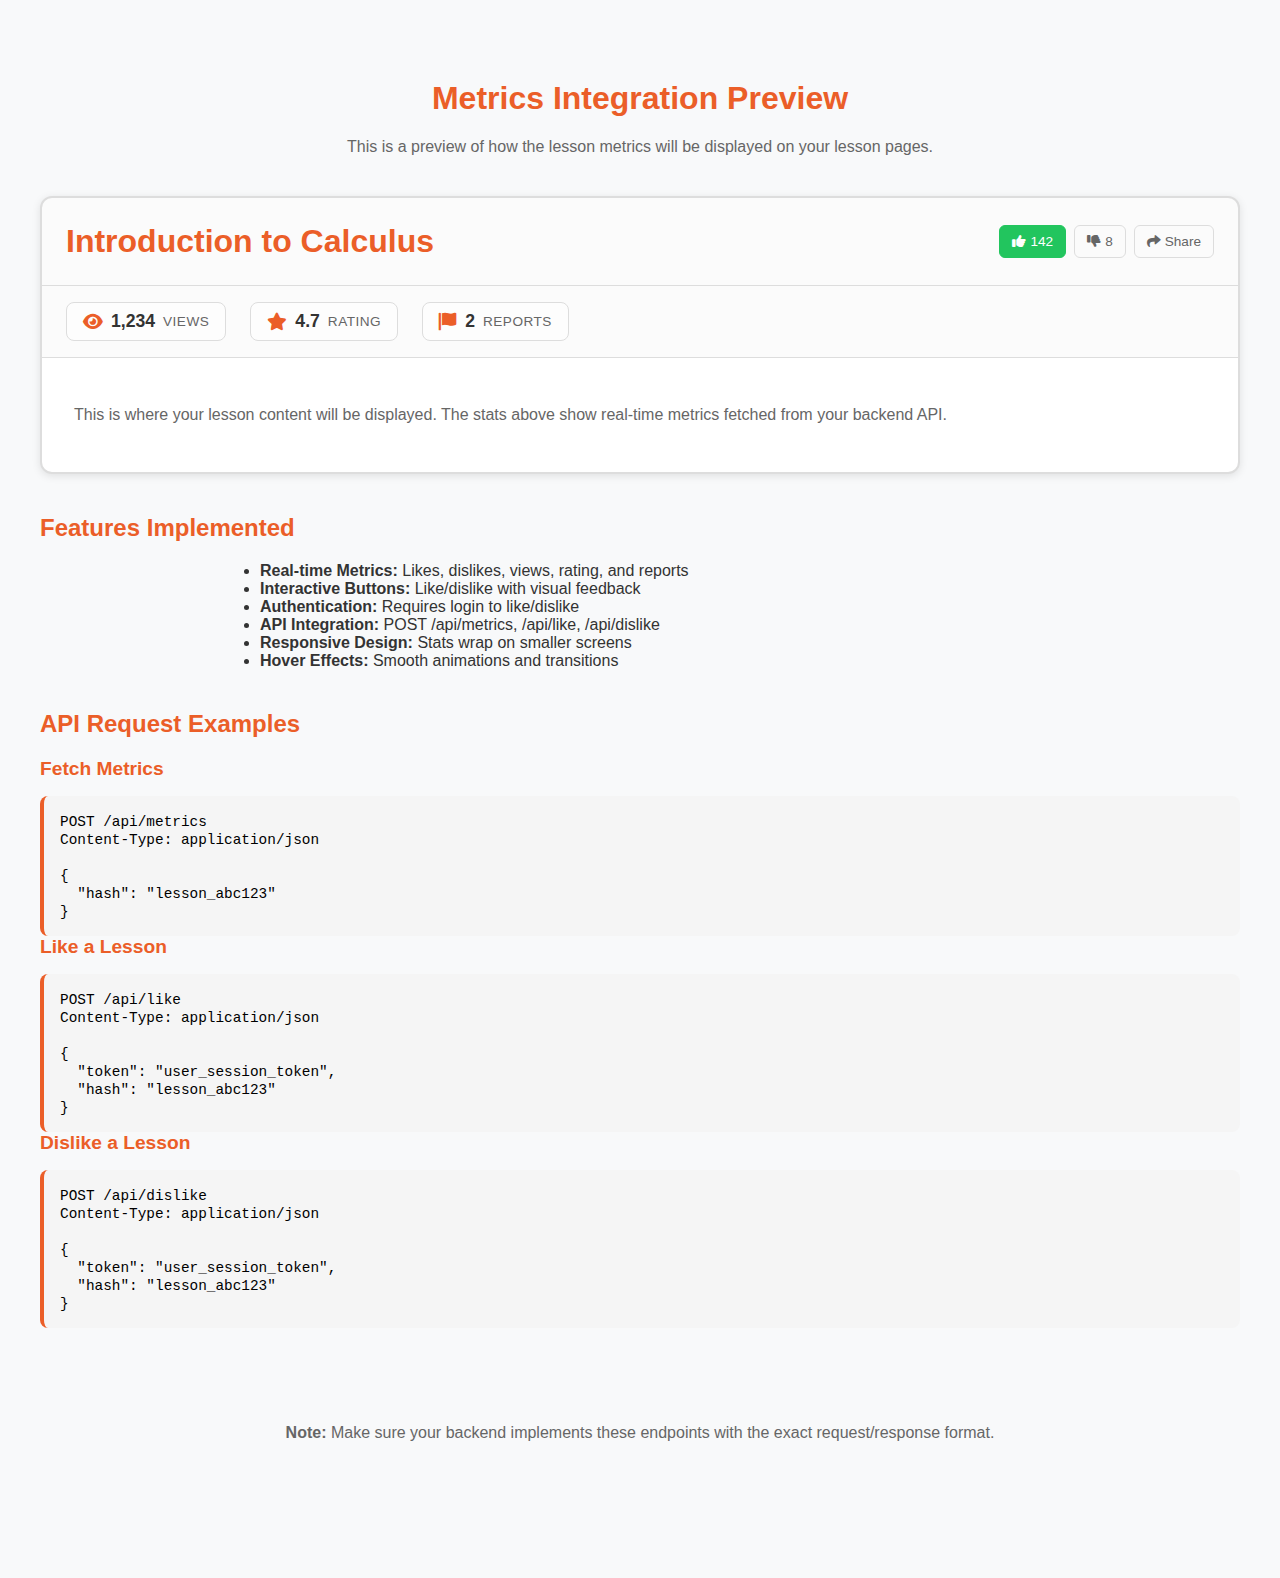
<file: metrics_preview.html>
<!DOCTYPE html>
<html lang="en">
<head>
  <meta charset="UTF-8">
  <meta name="viewport" content="width=device-width, initial-scale=1.0">
  <title>Metrics Display Preview</title>
  <link rel="stylesheet" href="https://cdnjs.cloudflare.com/ajax/libs/font-awesome/6.0.0/css/all.min.css">
  <style>
    :root {
      --accent: #eb5e28;
      --charcoal: #252525;
      --charcoal-50: rgba(37, 37, 37, 0.5);
      --ink: #333;
      --ink-dim: #666;
      --stroke: #ddd;
      --bg: #f8f9fa;
      --radius: 12px;
      --shadow: 0 2px 8px rgba(0, 0, 0, 0.1);
    }

    body {
      font-family: -apple-system, BlinkMacSystemFont, 'Segoe UI', Roboto, Oxygen, Ubuntu, Cantarell, sans-serif;
      background: var(--bg);
      padding: 40px;
      margin: 0;
    }

    .demo-container {
      max-width: 1200px;
      margin: 0 auto;
      background: white;
      border-radius: var(--radius);
      overflow: hidden;
      box-shadow: var(--shadow);
      border: 2px solid var(--stroke);
    }

    .lesson-title-section {
      padding: 24px;
      background: rgba(37, 37, 37, 0.02);
      border-bottom: 1px solid var(--stroke);
      display: flex;
      justify-content: space-between;
      align-items: center;
      flex-wrap: wrap;
      gap: 16px;
    }

    .lesson-title {
      margin: 0;
      color: var(--accent);
      font-weight: 700;
      font-size: 2rem;
      line-height: 1.2;
      flex: 1;
    }

    .lesson-actions {
      display: flex;
      gap: 8px;
      align-items: center;
    }

    .action-btn {
      background: transparent;
      border: 1px solid var(--stroke);
      color: var(--ink-dim);
      padding: 8px 12px;
      border-radius: 6px;
      cursor: pointer;
      font-family: inherit;
      font-size: 0.85rem;
      transition: all 0.2s ease;
      display: flex;
      align-items: center;
      gap: 4px;
    }

    .action-btn:hover {
      background: var(--charcoal-50);
      border-color: var(--charcoal);
      color: var(--ink);
    }

    .like-btn:hover,
    .like-btn.active {
      background: #22c55e;
      border-color: #22c55e;
      color: white;
    }

    .dislike-btn:hover,
    .dislike-btn.active {
      background: #ef4444;
      border-color: #ef4444;
      color: white;
    }

    .share-btn:hover {
      background: #3b82f6;
      border-color: #3b82f6;
      color: white;
    }

    .lesson-stats {
      display: flex;
      gap: 24px;
      align-items: center;
      padding: 16px 24px;
      background: rgba(37, 37, 37, 0.02);
      border-bottom: 1px solid var(--stroke);
      flex-wrap: wrap;
    }

    .stat-item {
      display: flex;
      align-items: center;
      gap: 8px;
      color: var(--ink-dim);
      font-size: 0.95rem;
      padding: 8px 16px;
      background: rgba(255, 255, 255, 0.5);
      border-radius: 8px;
      border: 1px solid var(--stroke);
      transition: all 0.2s ease;
    }

    .stat-item:hover {
      background: rgba(255, 255, 255, 0.8);
      transform: translateY(-2px);
      box-shadow: 0 4px 8px rgba(0, 0, 0, 0.05);
    }

    .stat-item i {
      color: var(--accent);
      font-size: 1.1rem;
    }

    .stat-item span:not(.stat-label) {
      font-weight: 700;
      color: var(--ink);
      font-size: 1.1rem;
    }

    .stat-label {
      font-weight: 500;
      color: var(--ink-dim);
      font-size: 0.85rem;
      text-transform: uppercase;
      letter-spacing: 0.5px;
    }

    .content-area {
      padding: 32px;
    }

    h2 {
      color: var(--accent);
      margin-top: 40px;
    }

    .code-block {
      background: #f5f5f5;
      padding: 16px;
      border-radius: 8px;
      border-left: 4px solid var(--accent);
      overflow-x: auto;
    }

    code {
      font-family: 'Courier New', monospace;
      font-size: 0.9rem;
    }

    .demo-section {
      margin: 40px 0;
    }

    .demo-title {
      font-size: 1.2rem;
      color: var(--accent);
      margin-bottom: 16px;
      font-weight: 600;
    }
  </style>
</head>
<body>
  <div class="demo-section">
    <h1 style="text-align: center; color: var(--accent);">Metrics Integration Preview</h1>
    <p style="text-align: center; color: var(--ink-dim); max-width: 800px; margin: 0 auto 40px;">
      This is a preview of how the lesson metrics will be displayed on your lesson pages.
    </p>
  </div>

  <div class="demo-container">
    <!-- Lesson Title Section -->
    <div class="lesson-title-section">
      <h1 class="lesson-title">Introduction to Calculus</h1>
      <div class="lesson-actions">
        <button class="action-btn like-btn active">
          <i class="fas fa-thumbs-up"></i>
          <span>142</span>
        </button>
        <button class="action-btn dislike-btn">
          <i class="fas fa-thumbs-down"></i>
          <span>8</span>
        </button>
        <button class="action-btn share-btn">
          <i class="fas fa-share"></i>
          Share
        </button>
      </div>
    </div>
    
    <!-- Lesson Stats -->
    <div class="lesson-stats">
      <div class="stat-item" title="Views">
        <i class="fas fa-eye"></i>
        <span>1,234</span>
        <span class="stat-label">Views</span>
      </div>
      <div class="stat-item" title="Rating">
        <i class="fas fa-star"></i>
        <span>4.7</span>
        <span class="stat-label">Rating</span>
      </div>
      <div class="stat-item" title="Reports">
        <i class="fas fa-flag"></i>
        <span>2</span>
        <span class="stat-label">Reports</span>
      </div>
    </div>

    <!-- Content Area -->
    <div class="content-area">
      <p style="color: var(--ink-dim);">
        This is where your lesson content will be displayed. The stats above show real-time metrics
        fetched from your backend API.
      </p>
    </div>
  </div>

  <div class="demo-section">
    <h2>Features Implemented</h2>
    <ul style="max-width: 800px; margin: 0 auto; color: var(--ink);">
      <li><strong>Real-time Metrics:</strong> Likes, dislikes, views, rating, and reports</li>
      <li><strong>Interactive Buttons:</strong> Like/dislike with visual feedback</li>
      <li><strong>Authentication:</strong> Requires login to like/dislike</li>
      <li><strong>API Integration:</strong> POST /api/metrics, /api/like, /api/dislike</li>
      <li><strong>Responsive Design:</strong> Stats wrap on smaller screens</li>
      <li><strong>Hover Effects:</strong> Smooth animations and transitions</li>
    </ul>
  </div>

  <div class="demo-section">
    <h2>API Request Examples</h2>
    
    <div class="demo-title">Fetch Metrics</div>
    <div class="code-block">
      <code>
POST /api/metrics<br>
Content-Type: application/json<br>
<br>
{<br>
  &nbsp;&nbsp;"hash": "lesson_abc123"<br>
}
      </code>
    </div>

    <div class="demo-title">Like a Lesson</div>
    <div class="code-block">
      <code>
POST /api/like<br>
Content-Type: application/json<br>
<br>
{<br>
  &nbsp;&nbsp;"token": "user_session_token",<br>
  &nbsp;&nbsp;"hash": "lesson_abc123"<br>
}
      </code>
    </div>

    <div class="demo-title">Dislike a Lesson</div>
    <div class="code-block">
      <code>
POST /api/dislike<br>
Content-Type: application/json<br>
<br>
{<br>
  &nbsp;&nbsp;"token": "user_session_token",<br>
  &nbsp;&nbsp;"hash": "lesson_abc123"<br>
}
      </code>
    </div>
  </div>

  <div class="demo-section" style="text-align: center; padding: 40px 0;">
    <p style="color: var(--ink-dim);">
      <strong>Note:</strong> Make sure your backend implements these endpoints with the exact request/response format.
    </p>
  </div>
</body>
</html>
</file>
